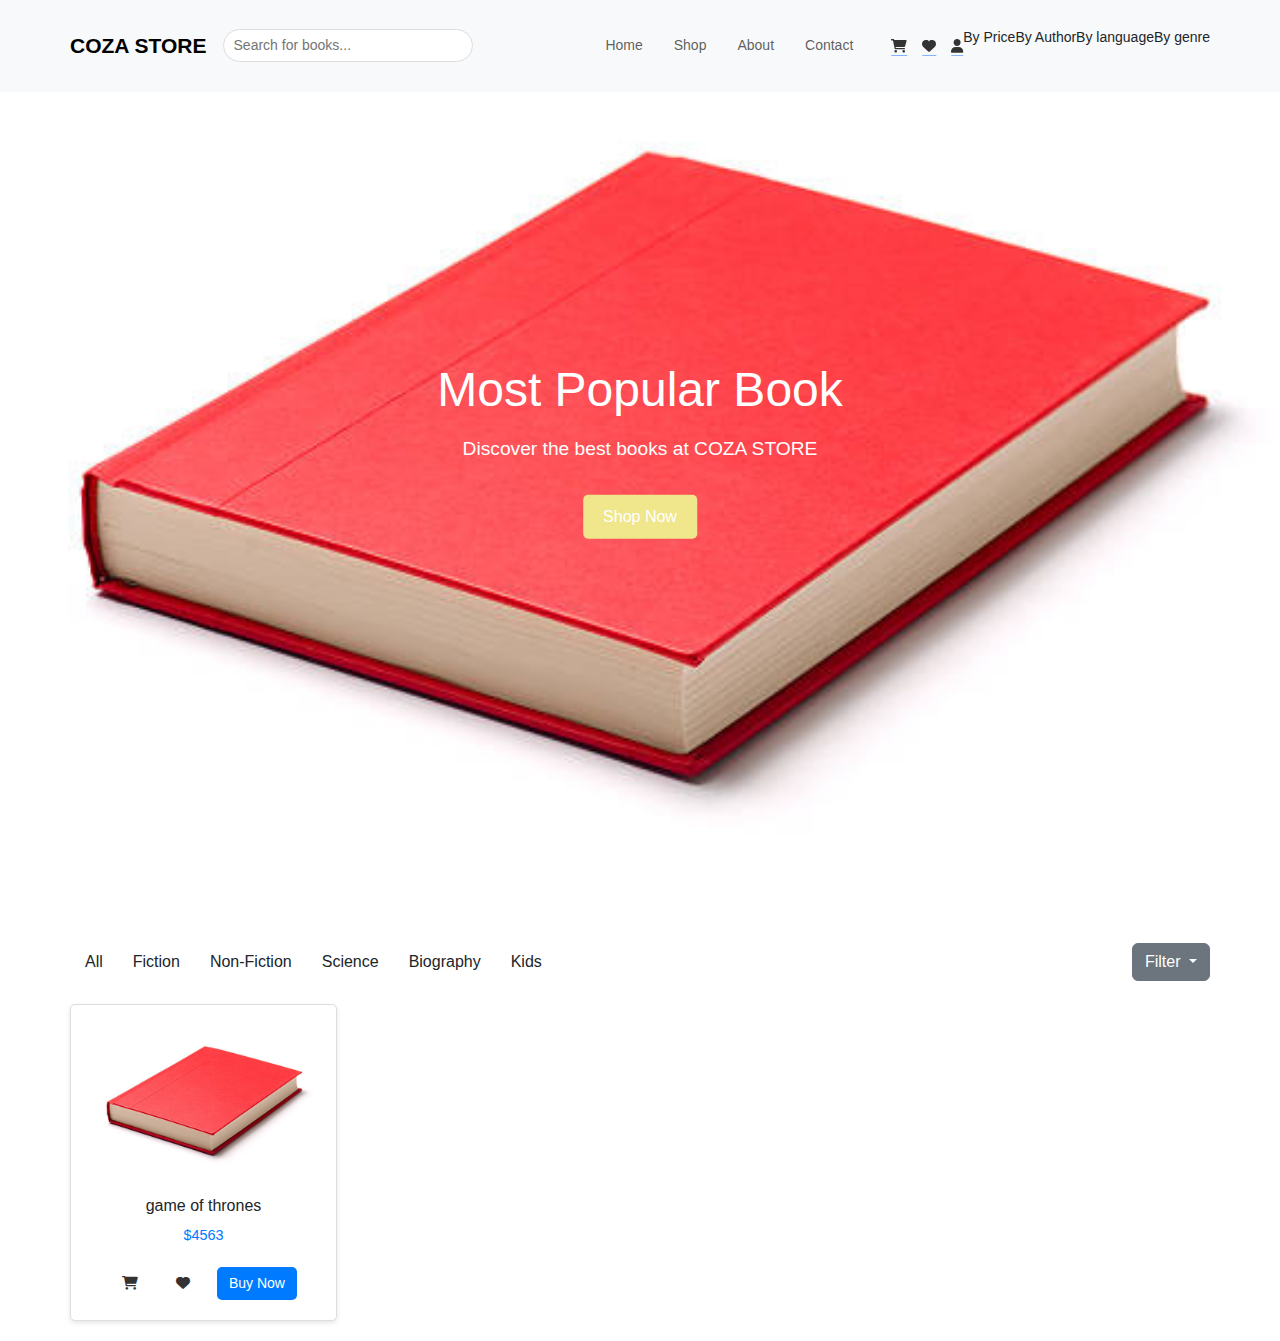
<file: index.html>
<!DOCTYPE html>
<html lang="en">

<head>
    <meta charset="UTF-8">
    <meta name="viewport" content="width=device-width, initial-scale=1.0">
    <title>COZA STORE - Book Store</title>
    <link href="https://cdn.jsdelivr.net/npm/bootstrap@5.3.3/dist/css/bootstrap.min.css" rel="stylesheet" integrity="sha384-QWTKZyjpPEjISv5WaRU9OFeRpok6YctnYmDr5pNlyT2bRjXh0JMhjY6hW+ALEwIH" crossorigin="anonymous">
    <script src="https://cdn.jsdelivr.net/npm/bootstrap@5.3.3/dist/js/bootstrap.bundle.min.js" integrity="sha384-YvpcrYf0tY3lHB60NNkmXc5s9fDVZLESaAA55NDzOxhy9GkcIdslK1eN7N6jIeHz" crossorigin="anonymous"></script>
    <link rel="stylesheet" href="https://cdnjs.cloudflare.com/ajax/libs/font-awesome/6.0.0-beta3/css/all.min.css" />
    <style>
        /* Custom Styles */
        body {
            font-family: Arial, sans-serif;
            margin: 0;
            padding: 0;
        }

        .navbar {
            padding: 5px 0; /* Reduced padding to decrease height */
            font-size: 14px;
        }

        .navbar-brand {
            font-size: 1.5em;
            font-weight: bold;
        }

        .navbar-nav .nav-item .nav-link {
            font-size: 1em;
            margin-right: 15px;
        }

        .nav-link:hover {
            color: blue;
        }

        .search-bar {
            width: 250px;
            margin: 0 auto;
        }

        .search-bar input {
            width: 100%;
            padding: 5px 10px;
            border-radius: 20px;
            border: 1px solid #ddd;
        }

        .icon-link {
            font-size: 1em;
            color: #333;
            margin-left: 15px;
        }

        .icon-link:hover {
            color: blue;
        }

        /* Ensure the hero section takes up the full viewport height */
        .hero-section {
            position: relative;
            width: 100%;
            height: 100vh; /* Full viewport height */
            overflow: hidden; /* Hide overflow for cleaner look */
        }

        /* Style for the background image */
        .hero-image {
            position: absolute;
            top: 0;
            left: 0;
            width: 100%;
            height: 100%;
            object-fit: cover; /* Ensure image covers the section */
            z-index: 1; /* Behind text */
        }

        /* Style for the hero text and button */
        .hero-text {
            position: absolute;
            top: 50%;
            left: 50%;
            transform: translate(-50%, -50%); /* Center text */
            color: #fff; /* White text color for contrast */
            text-align: center;
            z-index: 2; /* Above image */
        }

        /* Style for the heading */
        .hero-text h1 {
            font-size: 3rem; /* Adjust font size as needed */
            margin-bottom: 1rem;
            animation: fadeIn 1.5s ease-out; /* Fade-in animation */
        }

        /* Style for the paragraph */
        .hero-text p {
            font-size: 1.2rem;
            margin-bottom: 2rem;
            animation: fadeIn 2s ease-out; /* Fade-in animation */
        }

        /* Style for the button */
        .shop-now-button {
            display: inline-block;
            padding: 10px 20px;
            font-size: 1rem;
            color: #fff;
            background-color: #f0e68c; /* Button color */
            text-decoration: none;
            border-radius: 5px;
            z-index: 2; /* Ensure button is above image */
            animation: fadeIn 2.5s ease-out; /* Fade-in animation */
        }

        /* Button hover effect */
        .shop-now-button:hover {
            background-color: #d4b946; /* Darker shade on hover */
        }

        /* Animation keyframes */
        @keyframes fadeIn {
            from {
                opacity: 0;
            }
            to {
                opacity: 1;
            }
        }

        .container {
            padding: 20px 0;
        }

        .category-container {
            display: flex;
            justify-content: space-between;
            align-items: center;
            margin: 20px 0;
        }

        .category-list {
            display: flex;
            list-style-type: none;
            padding: 0;
            margin: 0;
        }

        .category-list li {
            padding: 10px 15px;
            cursor: pointer;
            transition: color 0.3s;
        }

        .category-list li:hover {
            color: blue;
        }

        .filter-button {
            font-size: 1em;
        }

        .dropdown-menu {
            width: 250px;
        }

        .product {
            border: 1px solid #ddd;
            border-radius: 5px;
            padding: 15px;
            text-align: center;
            background-color: #fff;
            box-shadow: 0 2px 5px rgba(0, 0, 0, 0.1);
        }

        .product-img {
            width: 100%;
            height: auto;
            border-radius: 5px;
            margin-bottom: 10px;
        }

        .product-title {
            font-size: 1em;
            margin: 10px 0;
        }

        .product-price {
            font-size: 0.9em;
            color: #007bff;
            margin-bottom: 15px;
        }

        .product-actions .btn {
            display: inline-block;
            margin: 5px;
            font-size: 14px;
            border: none;
            background-color: transparent;
            color: #333;
            cursor: pointer;
            border-radius: 5px;
        }

        .product-actions .btn:hover {
            color: blue;
        }
        .product-actions .btn-primary {
            background-color: #007bff; /* Adjust color as needed */
            color: #fff;
            border: none;
        }
        
        .product-actions .btn-primary:hover {
            background-color: #0056b3; /* Darker shade on hover */
        }
    </style>
</head>

<body>
    <!-- Header -->
    <nav class="navbar navbar-expand-lg navbar-light bg-light fixed-top">
        <div class="container">
            <a class="navbar-brand" href="/">COZA STORE</a>

            <!-- Centered Search Bar -->
            <form class="search-bar">
                <input type="text" placeholder="Search for books...">
            </form>

            <!-- Navbar Toggle -->
            <button class="navbar-toggler" type="button" data-bs-toggle="collapse" data-bs-target="#navbarResponsive"
                aria-controls="navbarResponsive" aria-expanded="false" aria-label="Toggle navigation">
                <span class="navbar-toggler-icon"></span>
            </button>

            <!-- Navbar Links and Icons -->
            <div class="collapse navbar-collapse" id="navbarResponsive">
                <ul class="navbar-nav ms-auto">
                    <li class="nav-item">
                        <a class="nav-link" href="/">Home</a>
                    </li>
                    <li class="nav-item">
                        <a class="nav-link" href="#">Shop</a>
                    </li>
                    <li class="nav-item">
                        <a class="nav-link" href="#">About</a>
                    </li>
                    <li class="nav-item">
                        <a class="nav-link" href="#">Contact</a>
                    </li>

                    <!-- Icons at the End -->
                    <li class="nav-item d-flex align-items-center">
                        <a href="#" class="icon-link"><i class="fas fa-shopping-cart"></i></a>
                        <a href="#" class="icon-link"><i class="fas fa-heart"></i></a>
                        <a href="#" class="icon-link"><i class="fas fa-user"></i></a>
                        <li><a class="dropdown-item" href="#">By Price</a></li>
                    <li><a class="dropdown-item" href="#">By Author</a></li>
                    <li><a class="dropdown-item" href="#">By language</a></li>
                    <li><a class="dropdown-item" href="#">By genre</a></li>
                    </li>
                </ul>
            </div>
        </div>
    </nav>

    <!-- Hero Section -->
    <div class="hero-section">
        <img src="images/image.png" alt="Background Image" class="hero-image">
        <div class="hero-text">
            <h1>Most Popular Book</h1>
            <p>Discover the best books at COZA STORE</p>
            <a href="#" class="shop-now-button">Shop Now</a>
        </div>
    </div>

    <!-- Main Content -->
    <div class="container">
        <!-- Categories and Filter -->
        <div class="category-container">
            <!-- Categories List -->
            <ul class="category-list">
                <li>All</li>
                <li>Fiction</li>
                <li>Non-Fiction</li>
                <li>Science</li>
                <li>Biography</li>
                <li>Kids</li>
            </ul>

            <!-- Filter Dropdown -->
            <div class="dropdown">
                <button class="btn btn-secondary filter-button dropdown-toggle" type="button" id="filterDropdown"
                    data-bs-toggle="dropdown" aria-expanded="false">
                    Filter
                </button>
                <ul class="dropdown-menu" aria-labelledby="filterDropdown">
                    <li><a class="dropdown-item" href="#">By Price</a></li>
                    <li><a class="dropdown-item" href="#">By Author</a></li>
                    <li><a class="dropdown-item" href="#">By Rating</a></li>
                </ul>
            </div>
        </div>

            <!-- Products Grid -->
        <div class="row">
            <div class="col-md-3">
                <div class="product">
                    <img src="images/image.png" alt="<%= book.title %>" class="product-img">
                    <h2 class="product-title">game of thrones</h2>
                    <p class="product-price">$4563</p>
                    <div class="product-actions">
                        <button class="btn"><i class="fas fa-shopping-cart"></i></button>
                        <button class="btn"><i class="fas fa-heart"></i></button>
                        <button class="btn btn-primary">Buy Now</button> <!-- Added Buy Now button -->
                    </div>
                </div>
            </div>
        </div>

        <script src="https://cdn.jsdelivr.net/npm/@popperjs/core@2.11.6/dist/umd/popper.min.js" integrity="sha384-oBqDVmMz4fnFO9Dcsf54Xr1JPrT9bqU4ZJhPt6yU4EMCqiljW00P17JdG3BOWtFz" crossorigin="anonymous"></script>
        <script src="https://cdn.jsdelivr.net/npm/bootstrap@5.3.3/dist/js/bootstrap.min.js" integrity="sha384-QWTKZyjpPEjISv5WaRU9OFeRpok6YctnYmDr5pNlyT2bRjXh0JMhjY6hW+ALEwIH" crossorigin="anonymous"></script>
</body>

</html>
</file>
